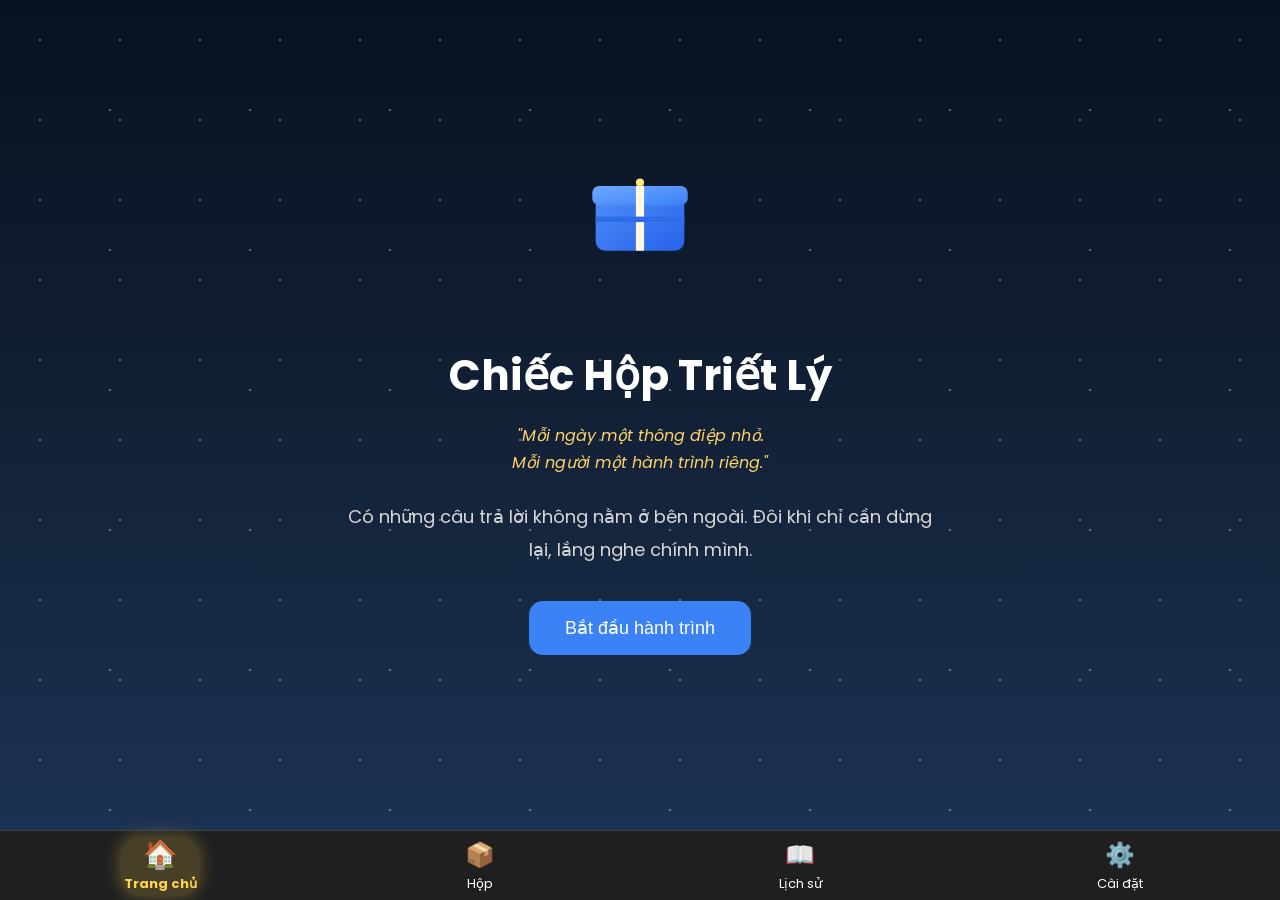
<file: index.html>
<!DOCTYPE html>
<html lang="vi">

<head>

<meta charset="UTF-8">
<meta name="viewport" content="width=device-width, initial-scale=1.0">

<title>Chiếc Hộp Triết Lý</title>

<link rel="preconnect" href="https://fonts.googleapis.com">
<link rel="preconnect" href="https://fonts.gstatic.com" crossorigin>

<link href="https://fonts.googleapis.com/css2?family=Poppins:wght@300;400;600;700&display=swap" rel="stylesheet">

<link rel="stylesheet" href="style.css">

</head>

<body>

<div class="stars"></div>

<div class="container">
<div class="logo">

<img
src="assets/images/box.svg"
alt="Chiếc Hộp Triết Lý"
class="boxLogo">

</div>


<h1>

Chiếc Hộp Triết Lý

</h1>

<p class="quote">

"Mỗi ngày một thông điệp nhỏ.<br>
Mỗi người một hành trình riêng."

</p>

<p class="desc">

Có những câu trả lời
không nằm ở bên ngoài.

Đôi khi chỉ cần dừng lại,
lắng nghe chính mình.

</p>

<a href="pages/survey.html">

<button>

Bắt đầu hành trình

</button>

</a>

</div>

<script src="script.js"></script>
<script src="js/navigation.js"></script>
</body>

</html>
</file>
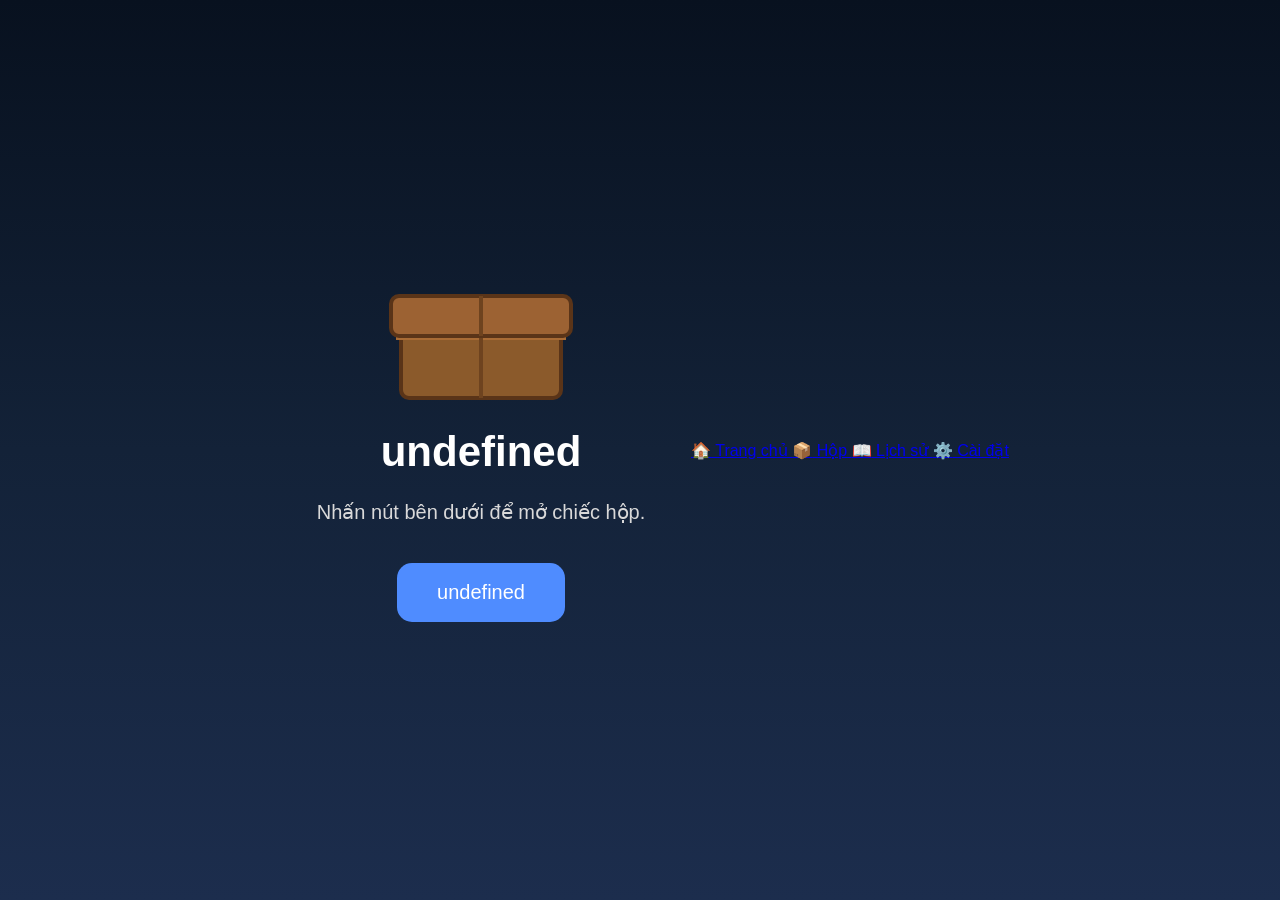
<file: pages/box.html>
<!DOCTYPE html>
<html lang="vi">

<head>

<meta charset="UTF-8">

<meta name="viewport"
content="width=device-width, initial-scale=1.0">

<title>Chiếc Hộp</title>

<link rel="stylesheet" href="../box.css">

</head>

<body>


<div class="container">

<div class="boxContainer">

<div id="magicBox" class="magicBox">

    <img
    src="../assets/images/box-lid.svg"
    id="boxLid"
    class="boxLid"
    alt="Nắp hộp">

    <img
    src="../assets/images/box-bottom.svg"
    class="boxBottom"
    alt="Thân hộp">

</div>

<div id="lightEffect"></div>
    <div id="magicLight"></div>
    <div id="sparkles">
    <span></span>
    <span></span>
    <span></span>
    <span></span>
    <span></span>
    <span></span>
    </div>
<div id="paper">
    <div class="paperCard">
        <div id="messageText">
✨ Đang chuẩn bị...
        </div>
    </div>
</div>

<h1 id="boxTitle">📦 Chiếc Hộp</h1>


<p class="desc">

Nhấn nút bên dưới để mở chiếc hộp.

</p>

<button id="openBoxBtn">

Mở chiếc hộp

</button>

</div>

<script>

const box=document.getElementById("magicBox");
const boxLid = document.getElementById("boxLid");
 const boxType = localStorage.getItem("boxType");
   const buttonNames = {
    philosophy: "📘 Mở Hộp Triết Lý",
    love: "❤️ Mở Hộp Tình Yêu",
    motivation: "💪 Mở Hộp Động Lực",
    peace: "🌿 Mở Hộp Bình Yên"
}; 
const colors = {
    philosophy: "#4A90E2",
    love: "#FF5A8A",
    motivation: "#FF9800",
    peace: "#4CAF50"
};
const titles = {
    philosophy: "📘 Chiếc Hộp Triết Lý",
    love: "❤️ Chiếc Hộp Tình Yêu",
    motivation: "💪 Chiếc Hộp Động Lực",
    peace: "🌿 Chiếc Hộp Bình Yên"
};

document.getElementById("boxTitle").innerText =
titles[boxType];  
 document.getElementById("openBoxBtn").innerText =
buttonNames[boxType];   
   document.documentElement.style.setProperty(
    "--boxColor",
    colors[boxType]
); 
const light=document.getElementById("lightEffect");
const sparkles=document.getElementById("sparkles");
const paper=document.getElementById("paper");  
const button=document.getElementById("openBoxBtn");
const magicLight = document.getElementById("magicLight");
button.onclick = () => {

    button.disabled = true;
   box.classList.add("glow");
    sparkles.classList.add("sparkle");
    button.innerText = "✨ Đang mở...";
    button.style.opacity = "0.8";
button.style.transform = "scale(0.96)";
    light.classList.add("active");
     paper.classList.add("show");
    box.classList.add("shake");
    setTimeout(() => {

boxLid.classList.add("open");
magicLight.classList.add("show");
},500);


    setTimeout(() => {

        box.classList.remove("shake");

    }, 500);
setTimeout(() => {

    alert("Chuẩn bị sang result");
    window.location.href = "result.html";

}, 1800);
};
</script>

<script src="../js/navigation.js"></script>
<!-- <script src="../js/navigation.js"></script> -->
</body>

</html>
</file>
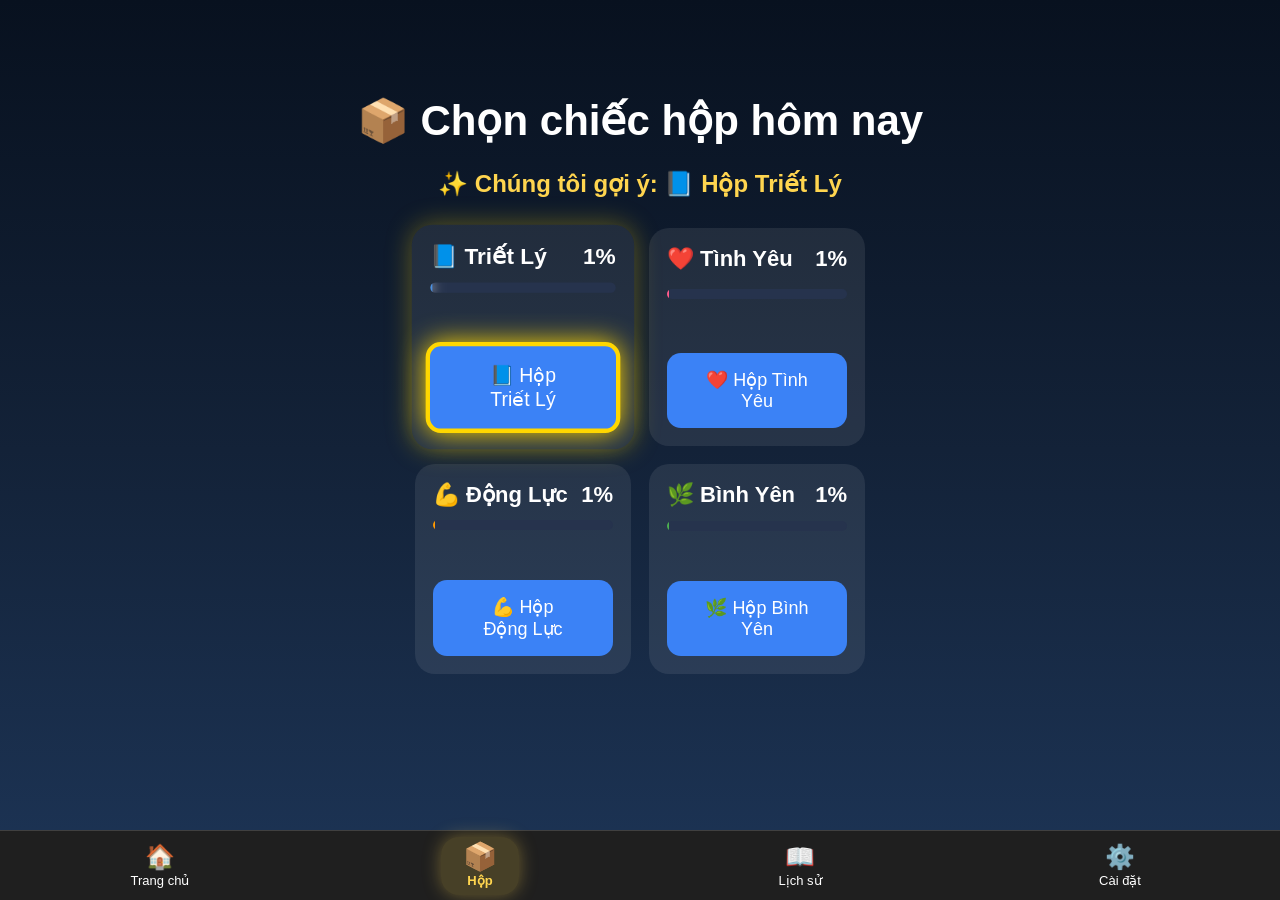
<file: pages/choose-box.html>
<!DOCTYPE html>
<html lang="vi">

<head>
<meta charset="UTF-8">
<meta name="viewport" content="width=device-width, initial-scale=1.0">

<title>Chọn hộp</title>

<link rel="stylesheet" href="../style.css">
  <script src="../data/boxSuggest.js"></script>
</head>


<body>

<div class="container">

    <h1>📦 Chọn chiếc hộp hôm nay</h1>

    <p id="suggestText"></p>

    <div id="scoreBoard" class="scoreGrid">

        <!-- Triết Lý -->
        <div class="scoreItem" id="philosophyCard">

            <div class="scoreTitle">
                <span>📘 Triết Lý</span>
                <span id="philosophyScore">0%</span>
            </div>

            <div class="progress">
                <div id="philosophyBar" class="progressFill"></div>
            </div>

            <button id="philosophyBtn"
                    onclick="chooseBox('philosophy')">
                📘 Hộp Triết Lý
            </button>

        </div>

        <!-- Tình Yêu -->
        <div class="scoreItem" id="loveCard">

            <div class="scoreTitle">
                <span>❤️ Tình Yêu</span>
                <span id="loveScore">0%</span>
            </div>

            <div class="progress">
                <div id="loveBar" class="progressFill"></div>
            </div>

            <button id="loveBtn"
                    onclick="chooseBox('love')">
                ❤️ Hộp Tình Yêu
            </button>

        </div>

        <!-- Động Lực -->
        <div class="scoreItem" id="motivationCard">

            <div class="scoreTitle">
                <span>💪 Động Lực</span>
                <span id="motivationScore">0%</span>
            </div>

            <div class="progress">
                <div id="motivationBar" class="progressFill"></div>
            </div>

            <button id="motivationBtn"
                    onclick="chooseBox('motivation')">
                💪 Hộp Động Lực
            </button>

        </div>

        <!-- Bình Yên -->
        <div class="scoreItem" id="peaceCard">

            <div class="scoreTitle">
                <span>🌿 Bình Yên</span>
                <span id="peaceScore">0%</span>
            </div>

            <div class="progress">
                <div id="peaceBar" class="progressFill"></div>
            </div>

            <button id="peaceBtn"
                    onclick="chooseBox('peace')">
                🌿 Hộp Bình Yên
            </button>

        </div>

    </div>

</div>
    
<script>
  const answers = JSON.parse(
    localStorage.getItem("surveyAnswers")
) || [];

const suggestion = suggestBox(answers);
  const scores = calculateScores(answers);
function chooseBox(type){

localStorage.setItem("boxType", type);

location.href = "ready.html";

}
  window.onload = function(){

    const names = {
        philosophy:"📘 Hộp Triết Lý",
        love:"❤️ Hộp Tình Yêu",
        motivation:"💪 Hộp Động Lực",
        peace:"🌿 Hộp Bình Yên"
    };

    document.getElementById("suggestText").innerText =
    "✨ Chúng tôi gợi ý: " + names[suggestion];

    document
        .getElementById(suggestion + "Btn")
        .classList.add("recommend");
document
.getElementById(suggestion + "Bar")
.classList.add("recommendBar");
    document
.getElementById(suggestion + "Card")
.classList.add("recommendCard");
};
  const total =
scores.philosophy +
scores.love +
scores.motivation +
scores.peace;

function percent(value){

    if(total===0) return 0;

    return Math.round(value/total*100);

}

const result = {

    philosophy: percent(scores.philosophy),

    love: percent(scores.love),

    motivation: percent(scores.motivation),

    peace: percent(scores.peace)

};

animateScore("philosophy", result.philosophy);

animateScore("love", result.love);

animateScore("motivation", result.motivation);

animateScore("peace", result.peace);
  function animateScore(name,target){

    let value = 0;

    const score =
    document.getElementById(name+"Score");

    const bar =
    document.getElementById(name+"Bar");

    const timer = setInterval(function(){

        value++;

        score.innerText = value + "%";

        bar.style.width = value + "%";

        if(value>=target){

            clearInterval(timer);

        }

    },15);

  }
</script>
<script src="../js/navigation.js"></script>
</body>

</html>
</file>
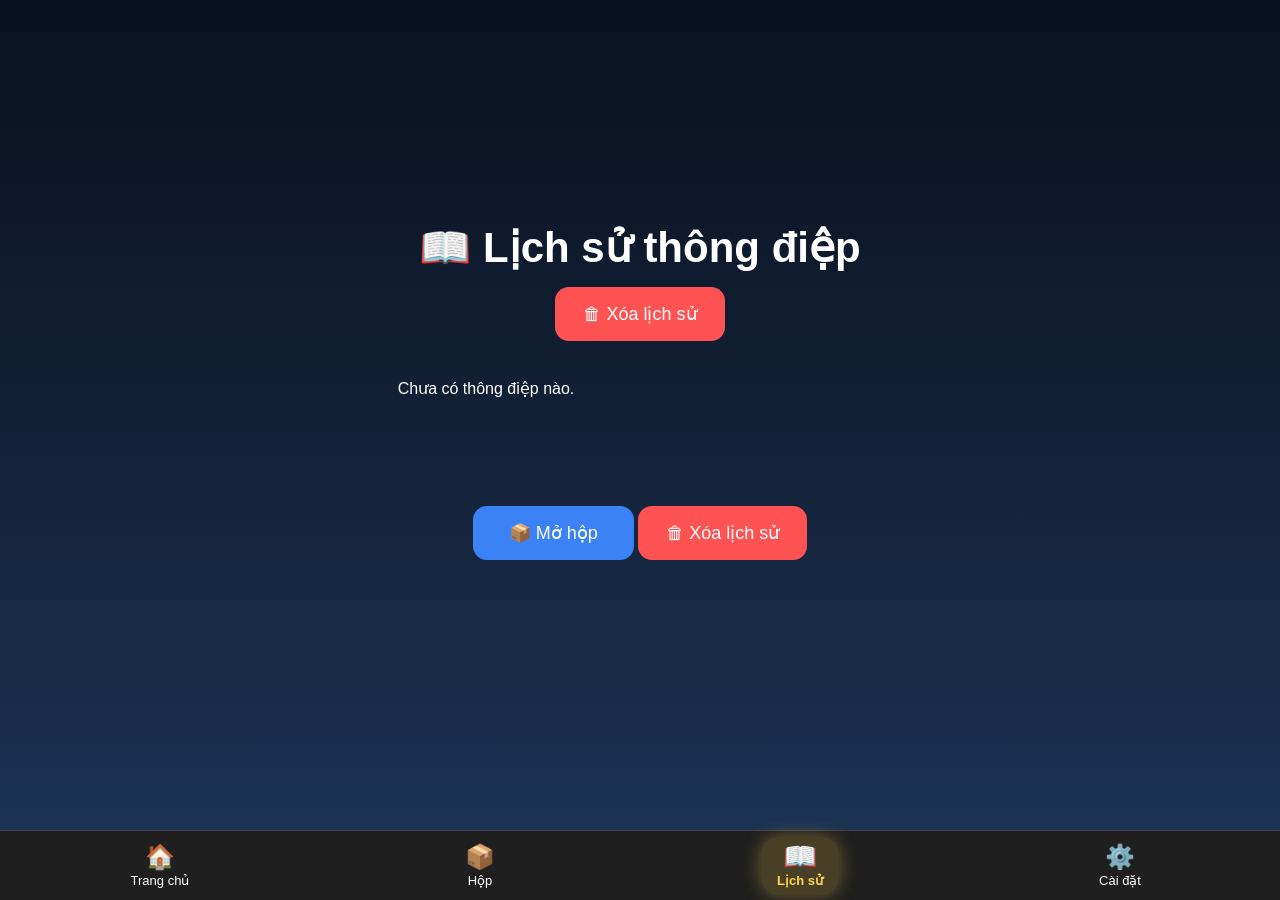
<file: pages/history-detail.html>
<!DOCTYPE html>
<html lang="vi">

<head>

<meta charset="UTF-8">
<meta name="viewport"
content="width=device-width, initial-scale=1.0">

<title>Chi tiết thông điệp</title>

<link rel="stylesheet"
href="../style.css">

</head>

<body>

<div class="container">

<div class="paperCard">

<h2 id="detailTitle">
📖 Thông điệp
</h2>

<p id="detailDate"></p>

<p id="detailType"></p>

<p id="detailMessage"
class="messageText">
</p>
<br>

<button id="favoriteBtn"
onclick="toggleFavorite()">

🤍 Thêm vào yêu thích

</button>
<br>

<button
onclick="location.href='history.html'">

⬅ Quay lại

</button>

</div>

</div>

<script>

const history =
JSON.parse(localStorage.getItem("messageHistory")) || [];

const index =
Number(localStorage.getItem("historyIndex"));

if (
    isNaN(index) ||
    index < 0 ||
    index >= history.length
){
    location.href = "history.html";
}

const item = history[index];

const names = {
    philosophy:"📘 Hộp Triết Lý",
    love:"❤️ Hộp Tình Yêu",
    motivation:"💪 Hộp Động Lực",
    peace:"🌿 Hộp Bình Yên"
};

document.getElementById("detailDate").innerText = item.date;
document.getElementById("detailType").innerText = names[item.type];
document.getElementById("detailMessage").innerText = item.message;

</script>
<script src="../js/navigation.js"></script>
</body>

</html>
<script src="../js/navigation.js"></script>
</file>
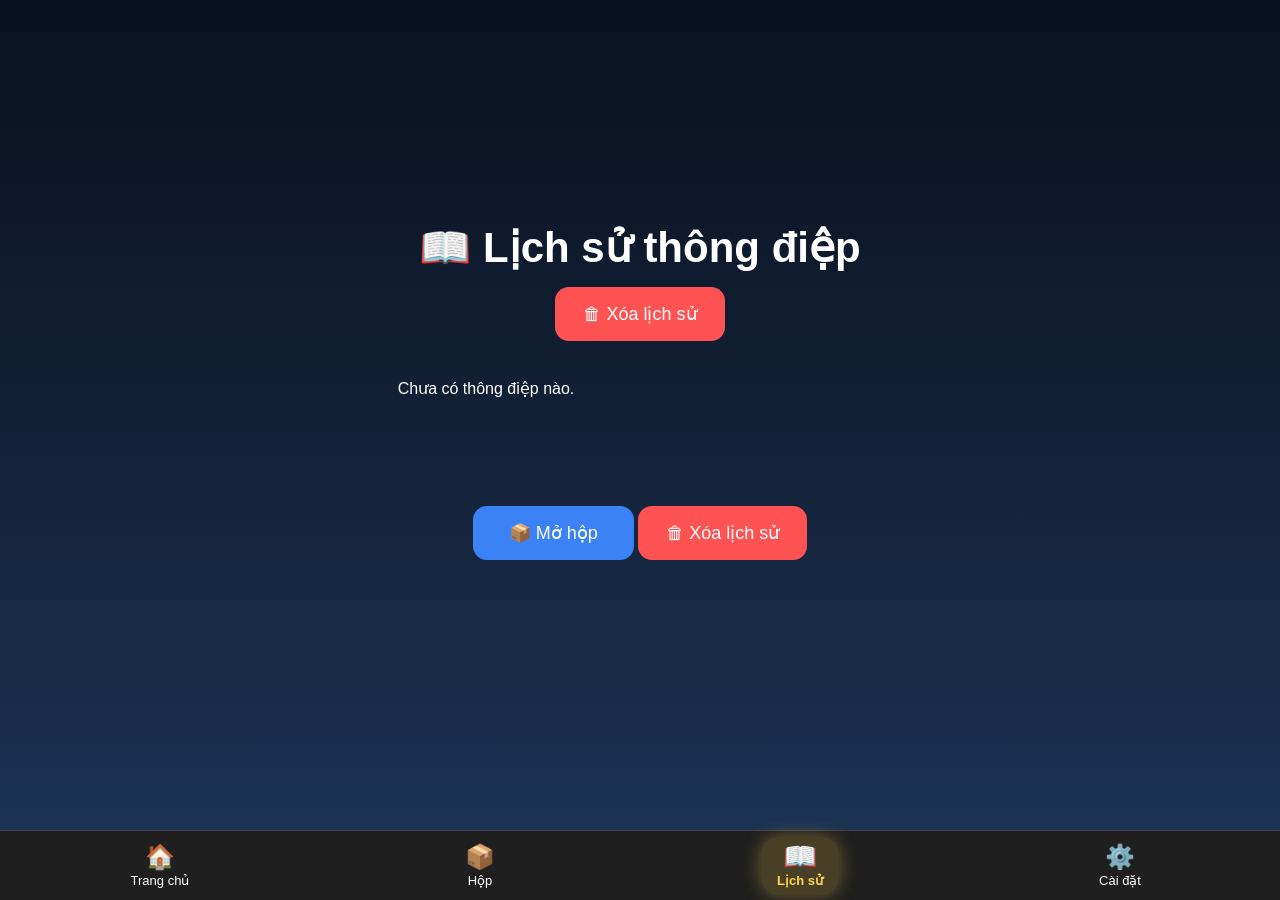
<file: pages/history.html>
<!DOCTYPE html>
<html lang="vi">

<head>

<meta charset="UTF-8">
<meta name="viewport" content="width=device-width, initial-scale=1.0">

<title>Lịch sử thông điệp</title>

<link rel="stylesheet" href="../style.css">

</head>

<body>


<div class="container">

<h1>📖 Lịch sử thông điệp</h1>


<button onclick="openPopup()" class="deleteBtn">
🗑 Xóa lịch sử
</button>

<br><br>
<div id="historyList">

Đang tải...

</div>

<br>

<button onclick="location.href='box.html'">

📦 Mở hộp

</button>



<button onclick="clearHistory()" class="deleteBtn">
🗑 Xóa lịch sử
</button>

<br><br>

</div>
<div id="deletePopup" class="popup">

    <div class="popupBox">

        <h2>🗑 Xóa lịch sử?</h2>

        <p>
            Bạn có chắc muốn xóa toàn bộ lịch sử thông điệp?
        </p>

        <div class="popupButtons">

            <button onclick="confirmDelete()">
                Xóa
            </button>

            <button onclick="closePopup()">
                Hủy
            </button>

        </div>

    </div>

</div>
<script>

const history =
JSON.parse(localStorage.getItem("messageHistory")) || [];

const list =
document.getElementById("historyList");

if(history.length===0){

    list.innerHTML="<p>Chưa có thông điệp nào.</p>";

}else{

    list.innerHTML="";

    history.forEach((item,index)=>{

    const icons = {
        philosophy:"📘",
        love:"❤️",
        motivation:"💪",
        peace:"🌿"
    };

    const names = {
        philosophy:"Triết Lý",
        love:"Tình Yêu",
        motivation:"Động Lực",
        peace:"Bình Yên"
    };

    list.innerHTML += `

<div class="historyCard"
onclick="openHistory(${index})">



        <div class="historyDate">
            ${item.date}
        </div>

        <div class="historyType">
            ${icons[item.type]}<br>
            ${names[item.type]}
        </div>

        <div class="historyMessage">
            ${item.message}
        </div>

    </div>

    `;

});
    const cards = document.querySelectorAll(".historyCard");

cards.forEach((card,index)=>{
    setTimeout(()=>{
        card.classList.add("show");
    }, index * 120);
});
}
function openHistory(index){

    localStorage.setItem(
        "historyIndex",
        index
    );

    location.href =
    "history-detail.html";

}
    
    window.openHistory = openHistory;
    function openPopup(){

    document
    .getElementById("deletePopup")
    .classList.add("show");

}

function closePopup(){

    document
    .getElementById("deletePopup")
    .classList.remove("show");

}

function confirmDelete(){

    localStorage.removeItem("messageHistory");

    location.reload();

}
</script>
<script src="../js/navigation.js"></script>
</body>

</html>
</file>
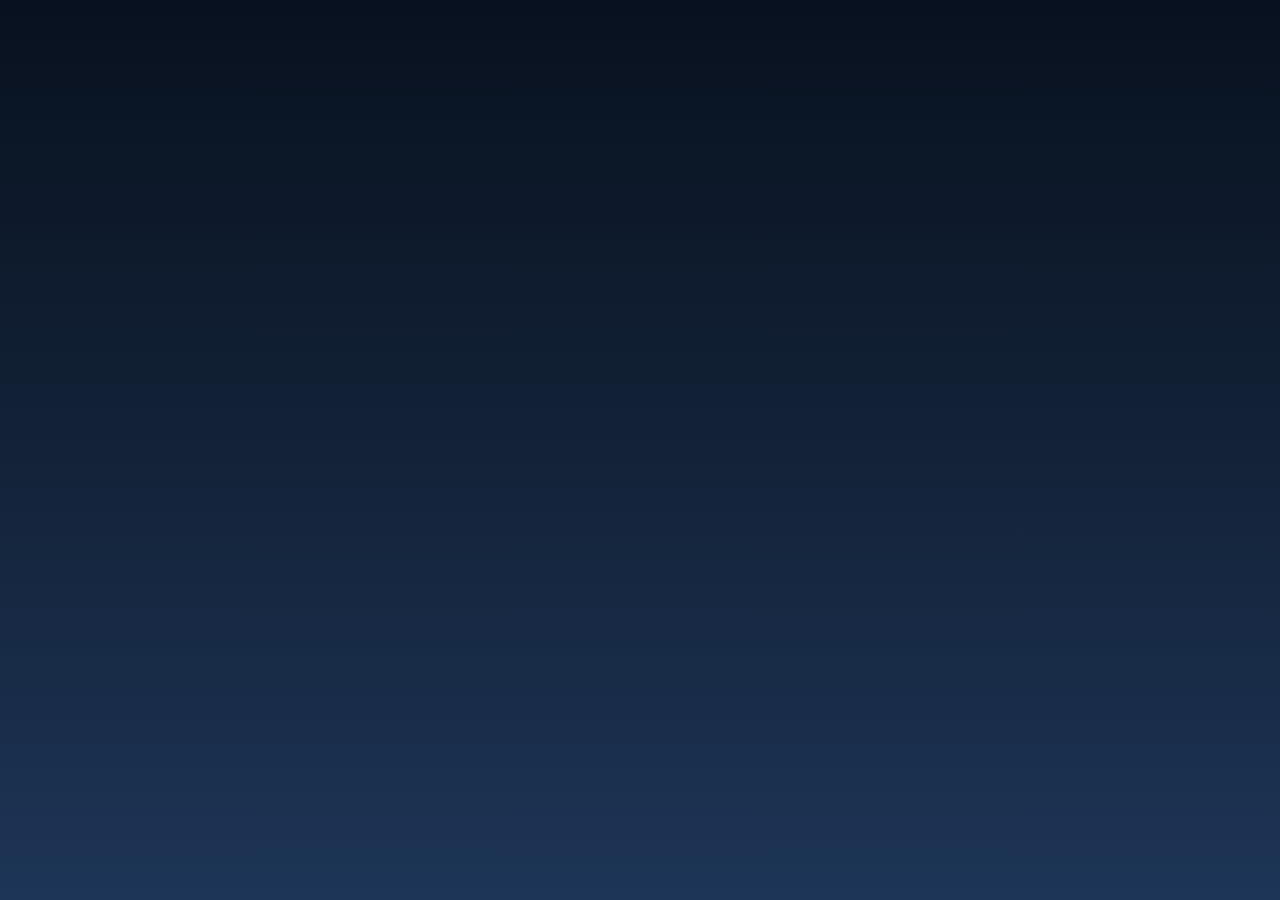
<file: pages/message.html>
<!DOCTYPE html>
<html lang="vi">

<head>

<meta charset="UTF-8">
<meta name="viewport" content="width=device-width, initial-scale=1.0">

<title>Chiếc Hộp Triết Lý</title>

<link rel="stylesheet" href="../style.css">
<script src="../data/messages.js"></script>
</head>

<body>

<div class="container">

<div class="logo">
📦
</div>

<h1>Chiếc Hộp Triết Lý</h1>

<p class="desc">

Cảm ơn bạn.

<br><br>

Chiếc Hộp Triết Lý
đang chuẩn bị
một thông điệp dành riêng cho bạn...

</p>

<div class="loading">

<div class="dot"></div>
<div class="dot"></div>
<div class="dot"></div>

</div>

</div>

<script>

setTimeout(()=>{
window.location.href="ready.html";

},3000);

</script>

</html>
</file>
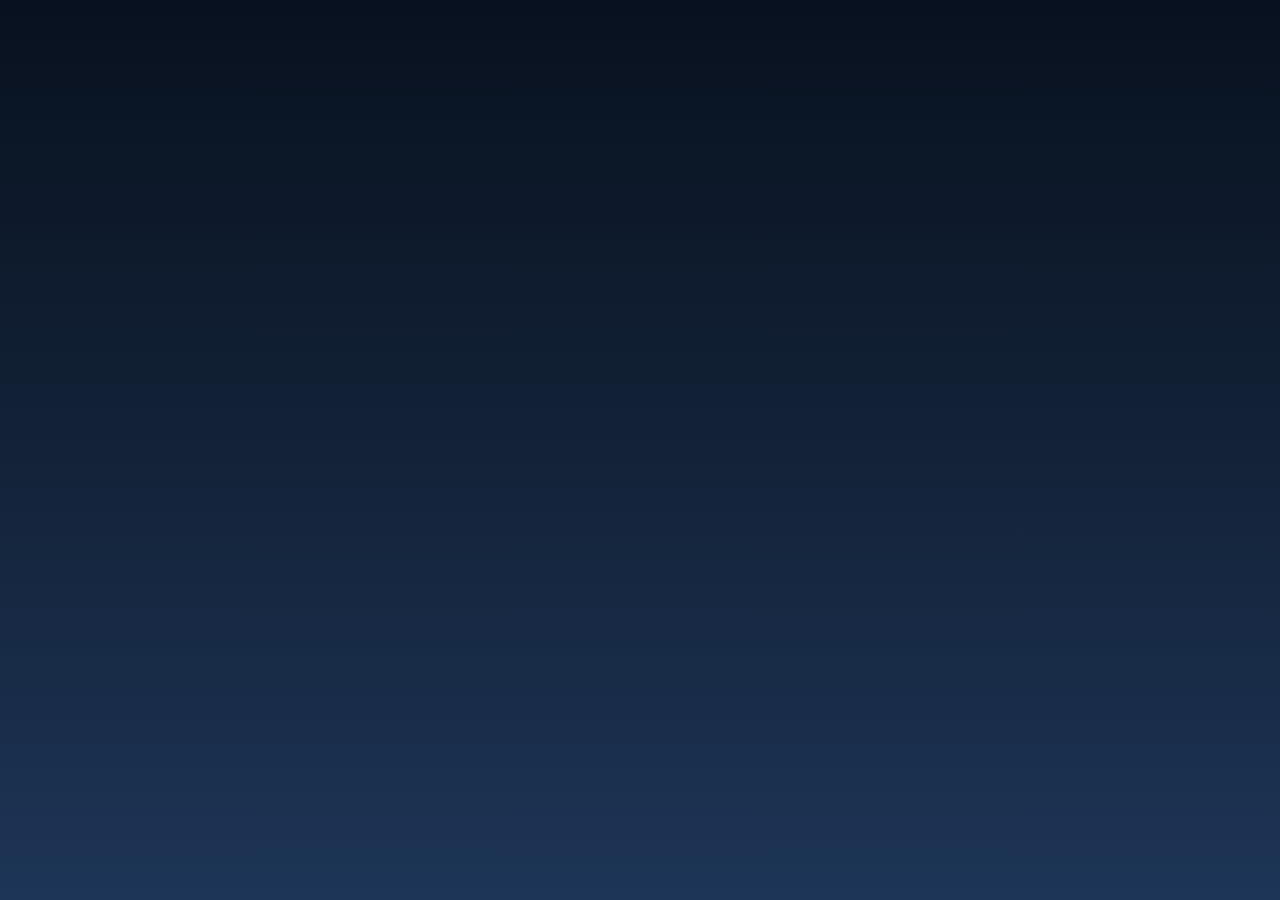
<file: pages/ready.html>
<!DOCTYPE html>
<html lang="vi">

<head>

<meta charset="UTF-8">
<meta name="viewport" content="width=device-width, initial-scale=1.0">

<title>Bạn đã sẵn sàng?</title>

<link rel="stylesheet" href="../style.css">

</head>

<body>

<div class="container">

<img
src="../assets/images/box.svg"
class="boxLogo"
alt="Chiếc Hộp Triết Lý">

<h2 id="readyTitle">
Đang chuẩn bị...
</h2>

<p class="desc">

Một thông điệp dành riêng cho bạn
đã sẵn sàng.

<br><br>

Bạn đã sẵn sàng mở chiếc hộp chưa?

</p>

<button onclick="alert('Đã bấm Mở ngay'); location.href='box.html';">
💙 Mở ngay
</button>

<br><br>

<button
class="secondaryBtn"
onclick="location.href='../index.html'">

🤍 Chưa

</button>

</div>
<script>

const type = localStorage.getItem("boxType");

const names = {
    philosophy:"📘 Hộp Triết Lý",
    love:"❤️ Hộp Tình Yêu",
    motivation:"💪 Hộp Động Lực",
    peace:"🌿 Hộp Bình Yên"
};

document.getElementById("readyTitle").innerText =
names[type] || "📦 Chiếc Hộp";

</script>
</body>

</html>
</file>
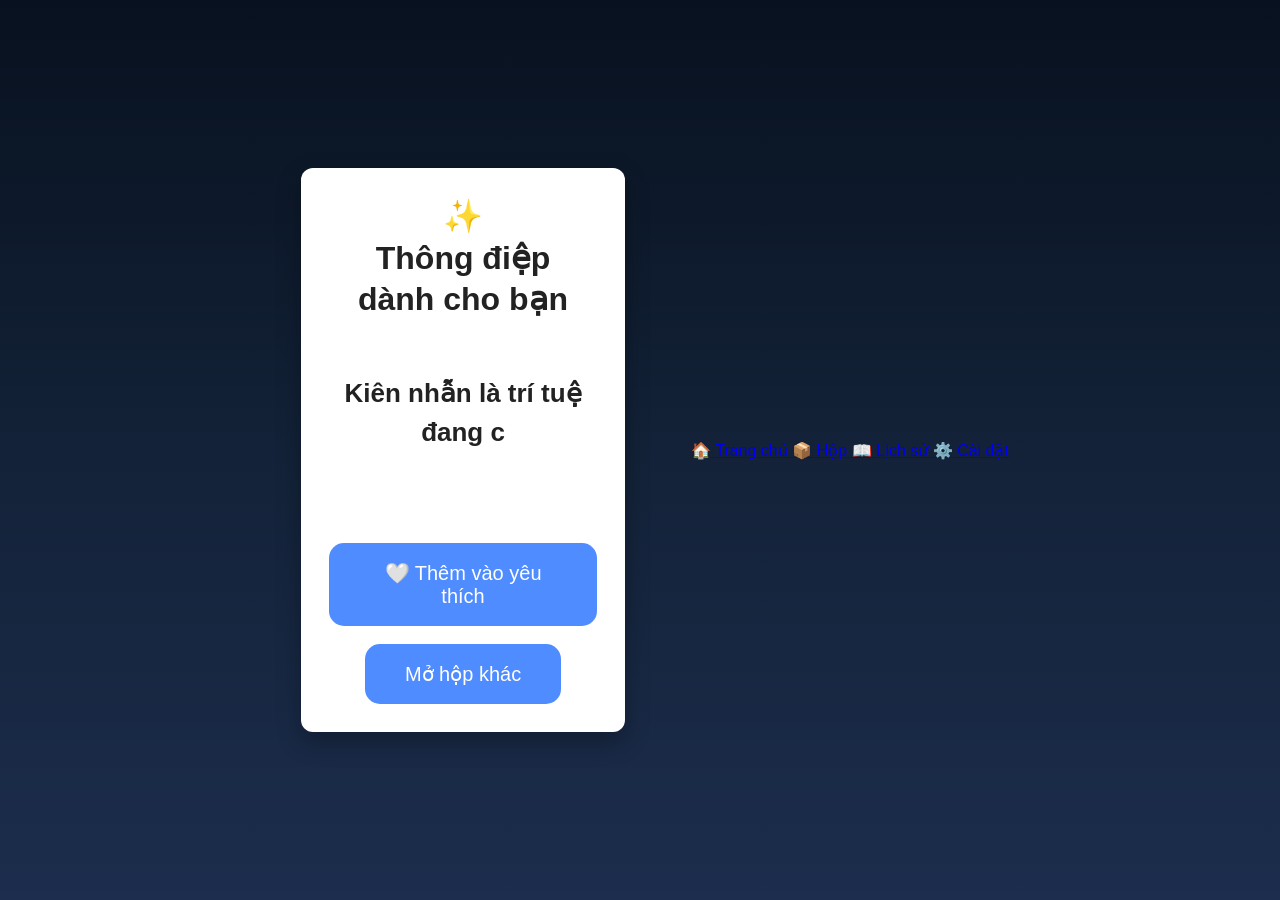
<file: pages/result.html>
<!DOCTYPE html>
<html lang="vi">

<head>

<meta charset="UTF-8">

<meta name="viewport" content="width=device-width, initial-scale=1.0">

<title>Thông điệp hôm nay</title>

<link rel="stylesheet" href="../box.css">

<script src="../data/messages.js"></script>

</head>

<body>

<div class="container">

<div class="paperCard">

<h2 class="paperTitle">
✨<br>
Thông điệp<br>
dành cho bạn
</h2>

<p id="messageText" class="messageText"></p>
  <br>

<button
id="favoriteBtn"
onclick="toggleFavorite()">

🤍 Thêm vào yêu thích

</button>
<button onclick="location.href='box.html'">
Mở hộp khác
</button>

</div>

</div>

<script>
  alert("Đã vào result");

const today = new Date().toDateString();

const boxType = localStorage.getItem("boxType") || "philosophy";

const currentMessages = messages[boxType];
alert("1");
if(!currentMessages){
    location.href = "choose-box.html";
}
let savedDate = localStorage.getItem("messageDate");
let savedIndex = localStorage.getItem("messageIndex");

let randomIndex;
if(savedIndex !== null &&
   Number(savedIndex) >= currentMessages.length){

    savedIndex = null;

}
if(savedDate === today && savedIndex !== null){

    randomIndex = Number(savedIndex);

}else{

    randomIndex = Math.floor(
    Math.random() * currentMessages.length
);

    localStorage.setItem("messageDate", today);

    localStorage.setItem("messageIndex", randomIndex);

}


const randomMessage = currentMessages[randomIndex];
  alert("2");
const history =
JSON.parse(localStorage.getItem("messageHistory")) || [];

const last = history[0];

if(
    !last ||
    last.date !== today ||
    last.type !== boxType ||
    last.message !== randomMessage
){

    history.unshift({
        date: today,
        type: boxType,
        message: randomMessage
    });

    if(history.length > 50){
        history.length = 50;
    }

    localStorage.setItem(
        "messageHistory",
        JSON.stringify(history)
    );
}
const messageElement =
document.getElementById("messageText");

let index = 0;
let text = "";

function typeWriter() {
    if (index < randomMessage.length) {
        text += randomMessage[index];
        messageElement.textContent = text;
        index++;
        setTimeout(typeWriter, 35);
    }
}

typeWriter();
alert("3");
</script>
<script src="../js/navigation.js"></script>
  <!-- <script src="../js/navigation.js"></script> -->
</body>

</html>
</file>
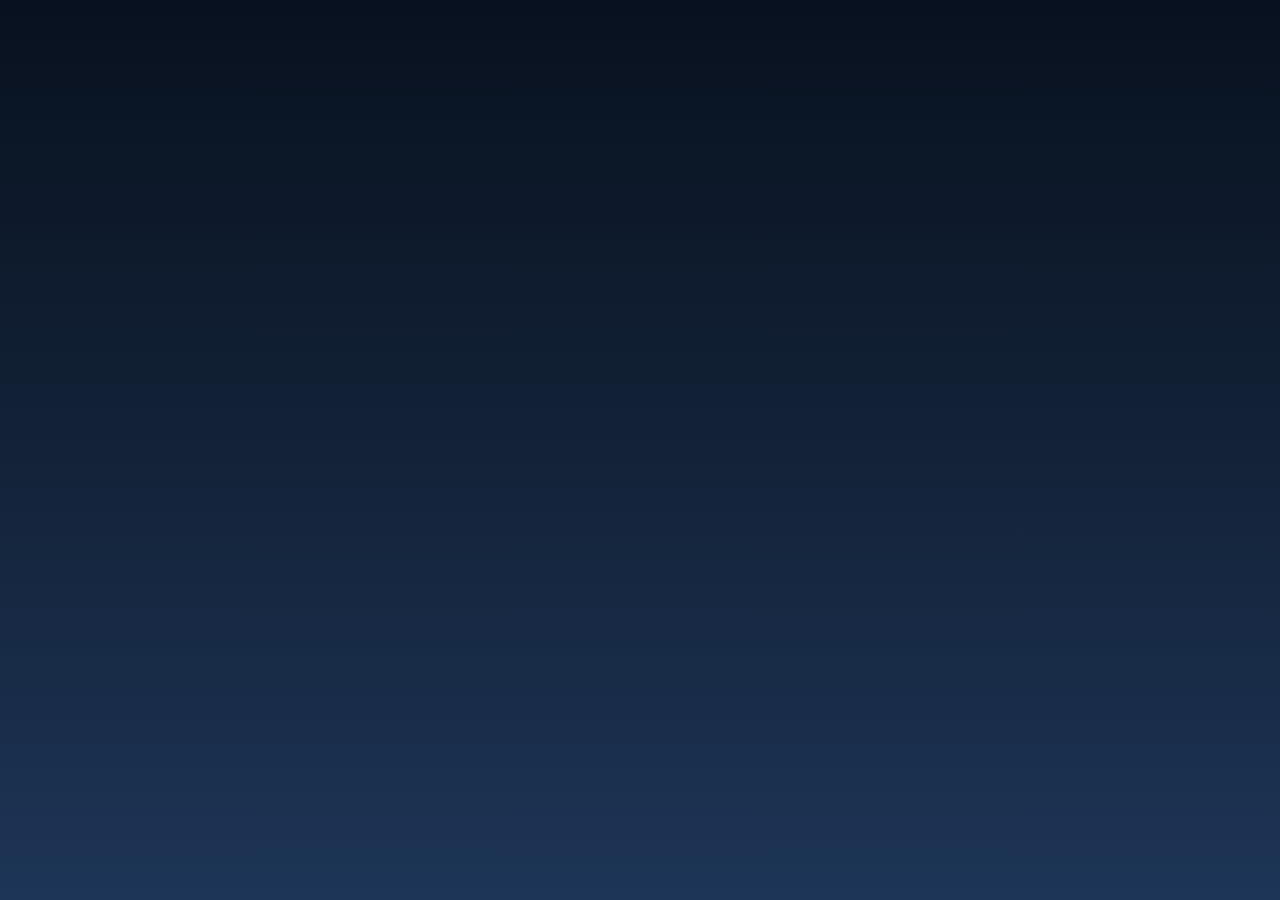
<file: pages/select-box.html>
<!DOCTYPE html>
<html lang="vi">

<head>

<meta charset="UTF-8">
<meta name="viewport" content="width=device-width, initial-scale=1.0">

<title>Chọn Hộp</title>

<link rel="stylesheet" href="../style.css">

</head>

<body>

<div class="container">

<h1>📦 Chọn chiếc hộp của bạn</h1>

<p class="desc">
Hãy chọn tâm trạng hoặc điều bạn muốn nhận hôm nay.
</p>

<div class="boxList">

<button onclick="chooseBox('philosophy')">
📦 Hộp Triết Lý
</button>

<button onclick="chooseBox('love')">
❤️ Hộp Tình Yêu
</button>

<button onclick="chooseBox('motivation')">
💪 Hộp Động Lực
</button>

<button onclick="chooseBox('peace')">
🌿 Hộp Bình Yên
</button>

</div>

</div>

<script>

function chooseBox(type){

localStorage.setItem("selectedBox",type);

location.href="ready.html";

}

</script>

</body>

</html>
</file>
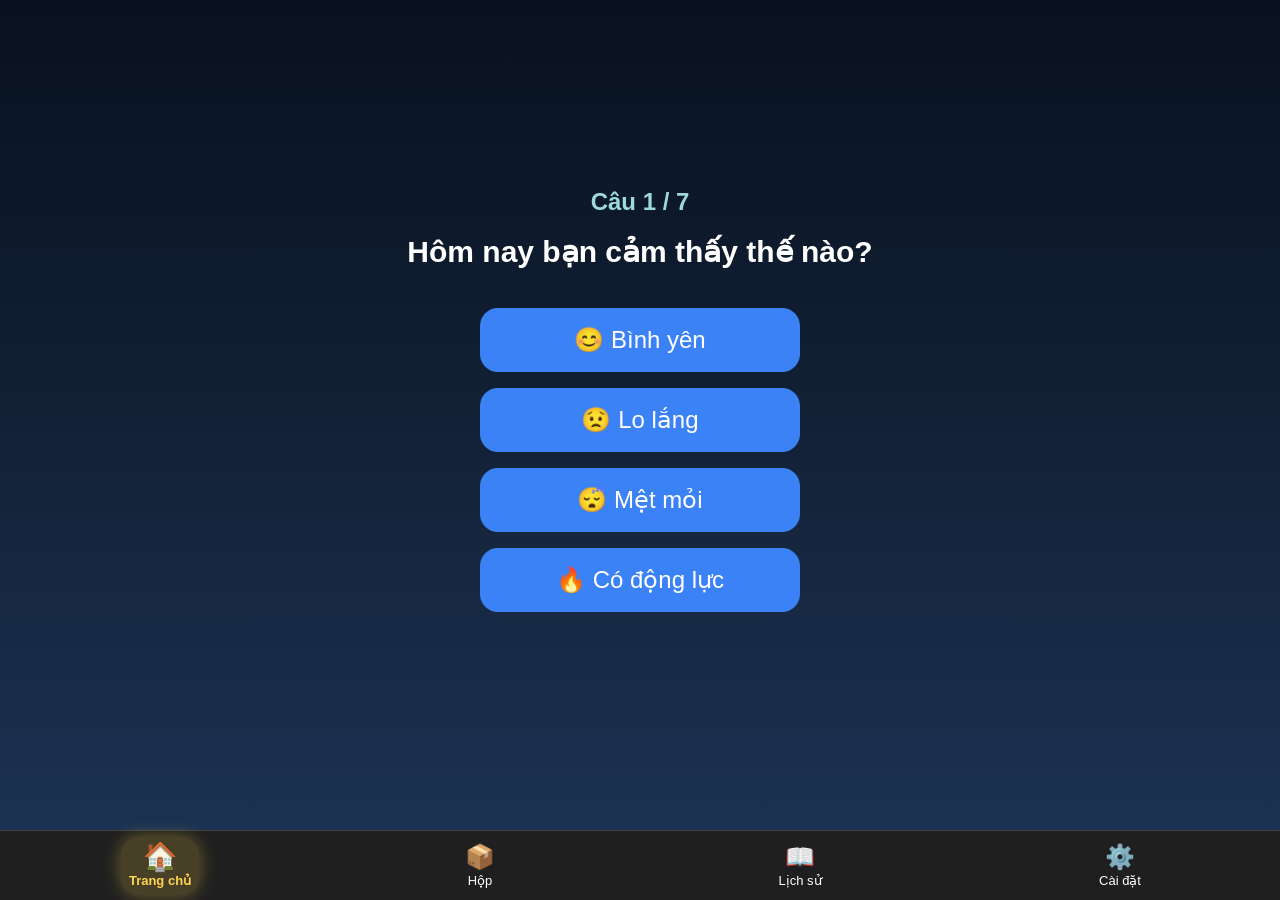
<file: pages/survey.html>
<!DOCTYPE html>
<html lang="vi">

<head>
    <meta charset="UTF-8">
    <meta name="viewport" content="width=device-width, initial-scale=1.0">

    <title>Khảo sát</title>

    <link rel="stylesheet" href="../style.css">

    <script src="../data/questions.js"></script>
</head>

<body>

<div class="container">

    <h2 id="questionNumber">
        Câu 1 / 6
    </h2>

    <h1 id="questionText">
        Đang tải...
    </h1>

    <div id="options"></div>

</div>

<script>
let currentQuestion = 0;
let answers = [];
function loadQuestion(){

    const q = questions[currentQuestion];

    document.getElementById("questionNumber").innerText =
    `Câu ${currentQuestion+1} / ${questions.length}`;

    document.getElementById("questionText").innerText =
    q.question;

    const options =
    document.getElementById("options");

    options.innerHTML="";

q.options.forEach(option=>{

    const button = document.createElement("button");

    button.className = "optionBtn";

    button.innerText = option.text;

    button.onclick = function(){

        answers[currentQuestion] = option;

        nextQuestion();

    };

    options.appendChild(button);

});
    

}

function nextQuestion(){

    currentQuestion++;

    if(currentQuestion >= questions.length){

    localStorage.setItem(
        "surveyAnswers",
        JSON.stringify(answers)
    );

    location.href="choose-box.html";

    return;

    }

    loadQuestion();

}

loadQuestion();

</script>
<script src="../js/navigation.js"></script>
</body>
</html>
</file>
<file: style.css>
/* =====================================================
   Chiếc Hộp Triết Lý
   Version 0.3 - Build 001
===================================================== */

*{
    margin:0;
    padding:0;
    box-sizing:border-box;
}

body{
    font-family:'Poppins',sans-serif;
    background:linear-gradient(180deg,#08111f,#132238,#1d3557);
    color:#fff;
    min-height:100vh;
    overflow:hidden;

    display:flex;
    justify-content:center;
    align-items:center;

    position:relative;
}

/* ====== Nền sao ====== */

.stars{
    position:absolute;
    inset:0;

    background-image:
    radial-gradient(white 1px,transparent 1px),
    radial-gradient(white 1px,transparent 1px);

    background-size:80px 80px,140px 140px;
    background-position:0 0,40px 40px;

    opacity:.35;

    animation:starsMove 25s linear infinite;
}

@keyframes starsMove{

    from{

        transform:translateY(0);

    }

    to{

        transform:translateY(80px);

    }

}

/* ====== Nội dung ====== */

.container{

    width:90%;
    max-width:600px;

    text-align:center;

    z-index:2;

    animation:fadeUp 1.2s;
   padding-bottom:100px;
}

@keyframes fadeUp{

    from{

        opacity:0;
        transform:translateY(40px);

    }

    to{
/* ================================
   Magic Light
================================ */

.boxContainer{

    position:relative;

    display:flex;

    justify-content:center;

    align-items:center;

    margin-bottom:30px;

}

.boxContainer::before{

    content:"";

    position:absolute;

    width:140px;

    height:140px;

    background:#60A5FA;

    border-radius:50%;

    filter:blur(45px);

    opacity:.35;

    animation:magicGlow 2.8s ease-in-out infinite;

}

@keyframes magicGlow{

0%{

opacity:.20;

transform:scale(.9);

}

50%{

opacity:.55;

transform:scale(1.15);

}

100%{

opacity:.20;

transform:scale(.9);

}

}
        opacity:1;
        transform:translateY(0);

    }

}

.logo{

    font-size:70px;

    margin-bottom:20px;

    animation:float 3s ease-in-out infinite;

}

@keyframes float{

    0%{

        transform:translateY(0);

    }

    50%{

        transform:translateY(-10px);

    }

    100%{

        transform:translateY(0);

    }

}

h1{

    font-size:42px;

    margin-bottom:15px;

}

.quote{

    color:#ffd369;

    font-style:italic;

    line-height:1.7;

    margin-bottom:25px;

}

.desc{

    color:#d7d7d7;

    line-height:1.8;

    margin-bottom:35px;

    font-size:18px;

}

button{

    background:#3b82f6;

    color:white;

    border:none;

    padding:16px 36px;

    border-radius:14px;

    font-size:18px;

    cursor:pointer;

    transition:.3s;

}

button:hover{

    background:#2563eb;

    transform:scale(1.05);

}
/* =====================================
   Survey
===================================== */

.step{

    color:#ffd369;

    margin-bottom:20px;

    font-size:18px;

}

.progress{

    width:100%;

    height:10px;

    background:#26334d;

    border-radius:20px;

    overflow:hidden;

    margin-bottom:35px;

}

#progressBar{

    width:0%;

    height:100%;

    background:#3b82f6;

    transition:.5s;

}

#question{

    font-size:28px;

    margin-bottom:30px;

    line-height:1.5;

}

#answers{

    display:flex;

    flex-direction:column;

    gap:15px;

    margin-bottom:35px;

}

.answerBtn{

    padding:18px;

    border:none;

    border-radius:15px;

    background:#1f2f4d;

    color:white;

    font-size:18px;

    cursor:pointer;

    transition:.3s;

}

.answerBtn:hover{

    background:#2d4f87;

}

.answerBtn.selected{

    background:#3b82f6;

}

.textAnswer{

    width:100%;

    padding:16px;

    border:none;

    border-radius:12px;

    font-size:18px;

    outline:none;

}
@keyframes breathe{

0%{
transform:scale(1);
}

50%{
transform:scale(1.05);
}

100%{
transform:scale(1);
}

}

.boxLogo{

width:150px;

animation:breathe 3s infinite ease-in-out;

transition:.3s;

}
.boxLogo:hover{

transform:scale(1.08);

filter:drop-shadow(0 0 18px #60A5FA);

}
#lightEffect{

position:absolute;

width:160px;

height:160px;

background:#60A5FA;

border-radius:50%;

filter:blur(40px);

opacity:0;

transition:.5s;

z-index:-1;

}

#lightEffect.active{

opacity:.6;

}
#questionNumber{
    color:#9dd9d9;
    margin-bottom:15px;
}

#questionText{
    font-size:30px;
    margin-bottom:35px;
    line-height:1.4;
}
#options{
    display:flex;
    flex-direction:column;
    align-items:center;
    gap:16px;
    margin-top:30px;
}
.optionBtn{
    width:90%;
    max-width:320px;
    padding:18px;
    font-size:24px;
    border:none;
    border-radius:18px;
    margin:0;
}

.optionBtn:hover{

    background:#4f8cff;

}
#suggestText{

font-size:24px;

font-weight:bold;

color:#FFD54F;

margin:25px 0;

text-align:center;

}

.recommend{

border:4px solid gold !important;

box-shadow:0 0 25px gold;

transform:scale(1.05);

transition:.3s;

}
#scoreBoard{

    width:90%;

    max-width:450px;

    margin:30px auto;

}

.scoreItem{

    display:flex;

    flex-direction:column;

    justify-content:space-between;

    padding:18px;

    border-radius:20px;

    background:#ffffff15;

}

.scoreTitle{

    display:flex;

    justify-content:space-between;

    align-items:center;

    font-size:22px;

    font-weight:bold;

    margin-bottom:12px;

}
.scoreItem button{

    margin-top:15px;

    width:100%;

}
.scoreTitle span:first-child{

    white-space:nowrap;

}
}

.progress{

    width:100%;

    height:12px;

    background:#ffffff22;

    border-radius:20px;

    overflow:hidden;

}
.progressFill{

    width:0%;

    height:100%;

    border-radius:20px;

    transition:width 1s ease;

}

#philosophyBar{

    background:#4A90E2;

}

#loveBar{

    background:#FF5A8A;

}

#motivationBar{

    background:#FF9800;

}

#peaceBar{

    background:#4CAF50;

}
  .recommendCard{

    transform:scale(1.03);

    box-shadow:0 0 25px rgba(255,215,0,.35);

    transition:.35s;

  }  
.recommendBar{

    box-shadow:
        0 0 8px currentColor,
        0 0 16px currentColor;

    animation: glow 1.5s infinite alternate;

}
@keyframes glow{

    from{

        filter:brightness(1);

    }

    to{

        filter:brightness(1.4);

    }

}
.historyCard{

    background:#ffffff15;

    padding:16px;

    margin:16px 0;

    border-radius:16px;

    color:white;
   
display:flex;
flex-direction:column;
justify-content:space-between;
min-height:180px;
cursor:pointer;
}

.historyCard h3{

    color:#FFD54F;

    margin-bottom:10px;

}
.scoreGrid{

    display:grid;

    grid-template-columns:1fr 1fr;

    gap:18px;

    margin-top:25px;

}
.bottomNav{

    position:fixed;

    bottom:0;

    left:0;

    width:100%;

    height:70px;

    background:#1f1f1f;

    display:flex;

    justify-content:space-around;

    align-items:center;

    border-top:1px solid rgba(255,255,255,.15);

    z-index:999;

}

.navItem{

    display:flex;

    flex-direction:column;

    align-items:center;

    justify-content:center;

    text-decoration:none;

    color:white;

    font-size:14px;

    transition:.3s;

}

.navItem span{

    font-size:26px;

}

.navItem:hover{

    transform:translateY(-3px);

}
.navItem{

    display:flex;

    flex-direction:column;

    align-items:center;

    justify-content:center;

    text-decoration:none;

    color:white;

    font-size:13px;

    width:78px;

    height:58px;

    border-radius:18px;

    transition:.3s;

}

.navItem span{

    font-size:24px;

    margin-bottom:2px;

}

.navItem.active{

    background:rgba(255,213,79,.18);

    color:#FFD54F;

    box-shadow:0 0 18px rgba(255,213,79,.35);

}

.navItem.active span{

    transform:scale(1.15);

}

.navItem.active span{

    transform:scale(1.15);

}
.navItem:active{

    transform:scale(.95);

}
.navItem:active{

    transform:scale(.95);

}
.navItem.active{

    font-weight:bold;

}
/* ===== Build 018.2 ===== */

#historyList{
    display:grid;
    grid-template-columns:repeat(2,1fr);
    gap:16px;
    margin-top:20px;
    margin-bottom:90px;
}

.historyCard{
    background:#273246;
    border-radius:20px;
    padding:16px;
    text-align:center;
    box-shadow:0 8px 20px rgba(0,0,0,.25);
    transition:.25s;
}

.historyCard:active{
    transform:scale(.97);
}
   .historyCard:hover{
    transform:translateY(-4px);
    box-shadow:0 12px 24px rgba(0,0,0,.35);
   }


.historyDate{
    color:#ffd95c;
    font-size:18px;
    font-weight:bold;
    margin-bottom:10px;
}

.historyType{
    font-size:28px;
    margin-bottom:10px;
}

.historyMessage{
    font-size:15px;
    color:#fff;
    line-height:1.5;

    display:-webkit-box;
    -webkit-line-clamp:3;
    -webkit-box-orient:vertical;
    overflow:hidden;
}
/* ===== Build 019.2 ===== */

.historyCard{
    opacity:0;
    transform:translateY(30px);
    transition:all .45s ease;
}

.historyCard.show{
    opacity:1;
    transform:translateY(0);
}

@keyframes historyFade{

    from{
        opacity:0;
        transform:translateY(30px);
    }

    to{
        opacity:1;
        transform:translateY(0);
    }

}
.deleteBtn{

background:#ff5252;

color:white;

padding:16px 28px;

border:none;

border-radius:14px;

font-size:18px;

cursor:pointer;

transition:.3s;

}

.deleteBtn:hover{

background:#ff3030;

}
.popup{

position:fixed;

left:0;

top:0;

width:100%;

height:100%;

background:rgba(0,0,0,.6);

display:none;

justify-content:center;

align-items:center;

z-index:9999;

}

.popup.show{

display:flex;

animation:fadeIn .25s;

}

.popupBox{

width:85%;

max-width:360px;

background:#273246;

border-radius:20px;

padding:24px;

text-align:center;

color:white;

box-shadow:0 15px 40px rgba(0,0,0,.35);

animation:popupUp .25s;

}

.popupBox h2{

margin-bottom:12px;

color:#FFD54F;

}

.popupBox p{

line-height:1.6;

margin-bottom:20px;

}

.popupButtons{

display:flex;

gap:12px;

}

.popupButtons button{

flex:1;

padding:14px;

border:none;

border-radius:12px;

font-size:16px;

cursor:pointer;

}

.popupButtons button:first-child{

background:#ff5252;

color:white;

}

.popupButtons button:last-child{

background:#4f8cff;

color:white;

}

@keyframes popupUp{

from{

transform:translateY(30px) scale(.9);

opacity:0;

}

to{

transform:translateY(0) scale(1);

opacity:1;

}

}
/* ===== Build 020.1 Fix Choose Box Mobile ===== */

#boxSelection{
    width: 100%;
    max-width: 600px;
    margin-left: auto;
    margin-right: auto;
    box-sizing: border-box;
}

.boxGrid{
    width: 100%;
    max-width: 100%;
    box-sizing: border-box;
}
/* ===== Build 020.2 ===== */

body{

    opacity:0;

    transition:opacity .35s ease;

}

body.fadeIn{

    opacity:1;

}

body.fadeOut{

    opacity:0;

}
</file>
<file: box.css>
:root{
    --boxColor:#4A90E2;
}
*{
    margin:0;
    padding:0;
    box-sizing:border-box;
}

body{
    background:linear-gradient(180deg,#08111f,#132238,#1c2d4d);
    min-height:100vh;

    display:flex;
    justify-content:center;
    align-items:center;

    font-family:Arial,sans-serif;
    color:white;
}

.container{
    width:100%;
    max-width:420px;

    text-align:center;

    padding:30px;
}

.boxContainer{
    position:relative;
    margin-bottom:30px;
}

.boxLogo{
    width:170px;
    transition:.35s;
    filter:drop-shadow(0 0 0 rgba(255,255,255,0));
}

h1{
    font-size:42px;
    margin-bottom:20px;
}

.desc{
    font-size:20px;
    color:#d9d9d9;
    line-height:1.6;
    margin-bottom:35px;
}

button{
    padding:18px 40px;

    border:none;
    border-radius:15px;

    background:#4f8cff;

    color:white;

    font-size:20px;

    cursor:pointer;
}

button:hover{

    background:#2f73ff;

}
@keyframes shake{

0%{
transform:rotate(0deg);
}

25%{
transform:rotate(-3deg);
}

50%{
transform:rotate(3deg);
}

75%{
transform:rotate(-3deg);
}

100%{
transform:rotate(0deg);
}

}

.shake{

animation:shake .5s;

}
#paper{

position:absolute;

left:50%;

top:40px;

transform:translateX(-50%) scale(.2);

font-size:24px;

opacity:0;

transition:1s;

}

#paper.show{

opacity:1;

transform:translateX(-50%) translateY(-90px) scale(1);

}
.paperCard{

    width:90%;
    max-width:360px;

    min-height:260px;
    padding:28px;

    background:white;

    color:#222;

    border-radius:12px;

    font-size:22px;
    line-height:1.6;
    font-weight:bold;

    text-align:center;

    box-shadow:0 10px 25px rgba(0,0,0,.3);
    display:flex;
    flex-direction:column;
    justify-content:center;
    align-items:center;
    gap:18px;
}

.messageText{
    width:100%;
    text-align:center;
    font-size:26px;
    line-height:1.5;
    font-weight:bold;
    margin:20px 0;
}
.paperTitle{
    
    width:100%;
    text-align:center;
    font-size:32px;
    line-height:1.3;
    margin-bottom:15px;
}

.messageText{
    font-size:26px;
    font-weight:bold;
    line-height:1.5;
    margin:20px 0;
}
.glow{
    filter:
        drop-shadow(0 0 12px #fff)
        drop-shadow(0 0 24px #ffd54f)
        drop-shadow(0 0 42px #ffeb3b);

    transform:scale(1.08);
}
#sparkles{
    position:absolute;
    left:50%;
    top:60px;
    transform:translateX(-50%);
    pointer-events:none;
}

#sparkles span{
    position:absolute;
    width:8px;
    height:8px;
    border-radius:50%;
    background:#ffe066;
    opacity:0;
}

.sparkle span{
    animation:spark 1s ease-out forwards;
}

#sparkles span:nth-child(1){left:-40px;}
#sparkles span:nth-child(2){left:-20px;}
#sparkles span:nth-child(3){left:0;}
#sparkles span:nth-child(4){left:20px;}
#sparkles span:nth-child(5){left:40px;}
#sparkles span:nth-child(6){left:60px;}

@keyframes spark{

0%{
opacity:0;
transform:translateY(0) scale(.3);
}

30%{
opacity:1;
}

100%{
opacity:0;
transform:translateY(-80px) scale(1.4);
}

}
#lightEffect{
    position:absolute;
    left:50%;
    top:50%;
    width:40px;
    height:40px;
    border-radius:50%;
    background:radial-gradient(circle,
    rgba(255,255,255,1) 0%,
    rgba(255,235,59,.9) 40%,
    rgba(255,215,0,0) 100%);
    transform:translate(-50%,-50%) scale(0);
    opacity:0;
    pointer-events:none;
    transition:all .6s ease;
}

#lightEffect.active{
    opacity:1;
    transform:translate(-50%,-50%) scale(12);
}
.magicBox{

position:relative;

width:220px;

margin:auto;

}

.boxBottom{

width:220px;

display:block;

}

.boxLid{

position:absolute;

left:0;

top:28px;

width:220px;

transform-origin:center bottom;

transition:.6s ease;

z-index:2;

}
.boxLid.open{

transform:rotateX(-120deg);

}
#magicLight{

position:absolute;

left:50%;

top:85px;

width:120px;

height:120px;

transform:translateX(-50%);

border-radius:50%;

background:radial-gradient(circle,
rgba(255,230,120,.9) 0%,
rgba(255,210,60,.5) 40%,
rgba(255,180,0,0) 100%);

opacity:0;

transition:.5s;

pointer-events:none;

}
#magicLight.show{

opacity:1;

transform:translateX(-50%) scale(1.4);

}
</file>
